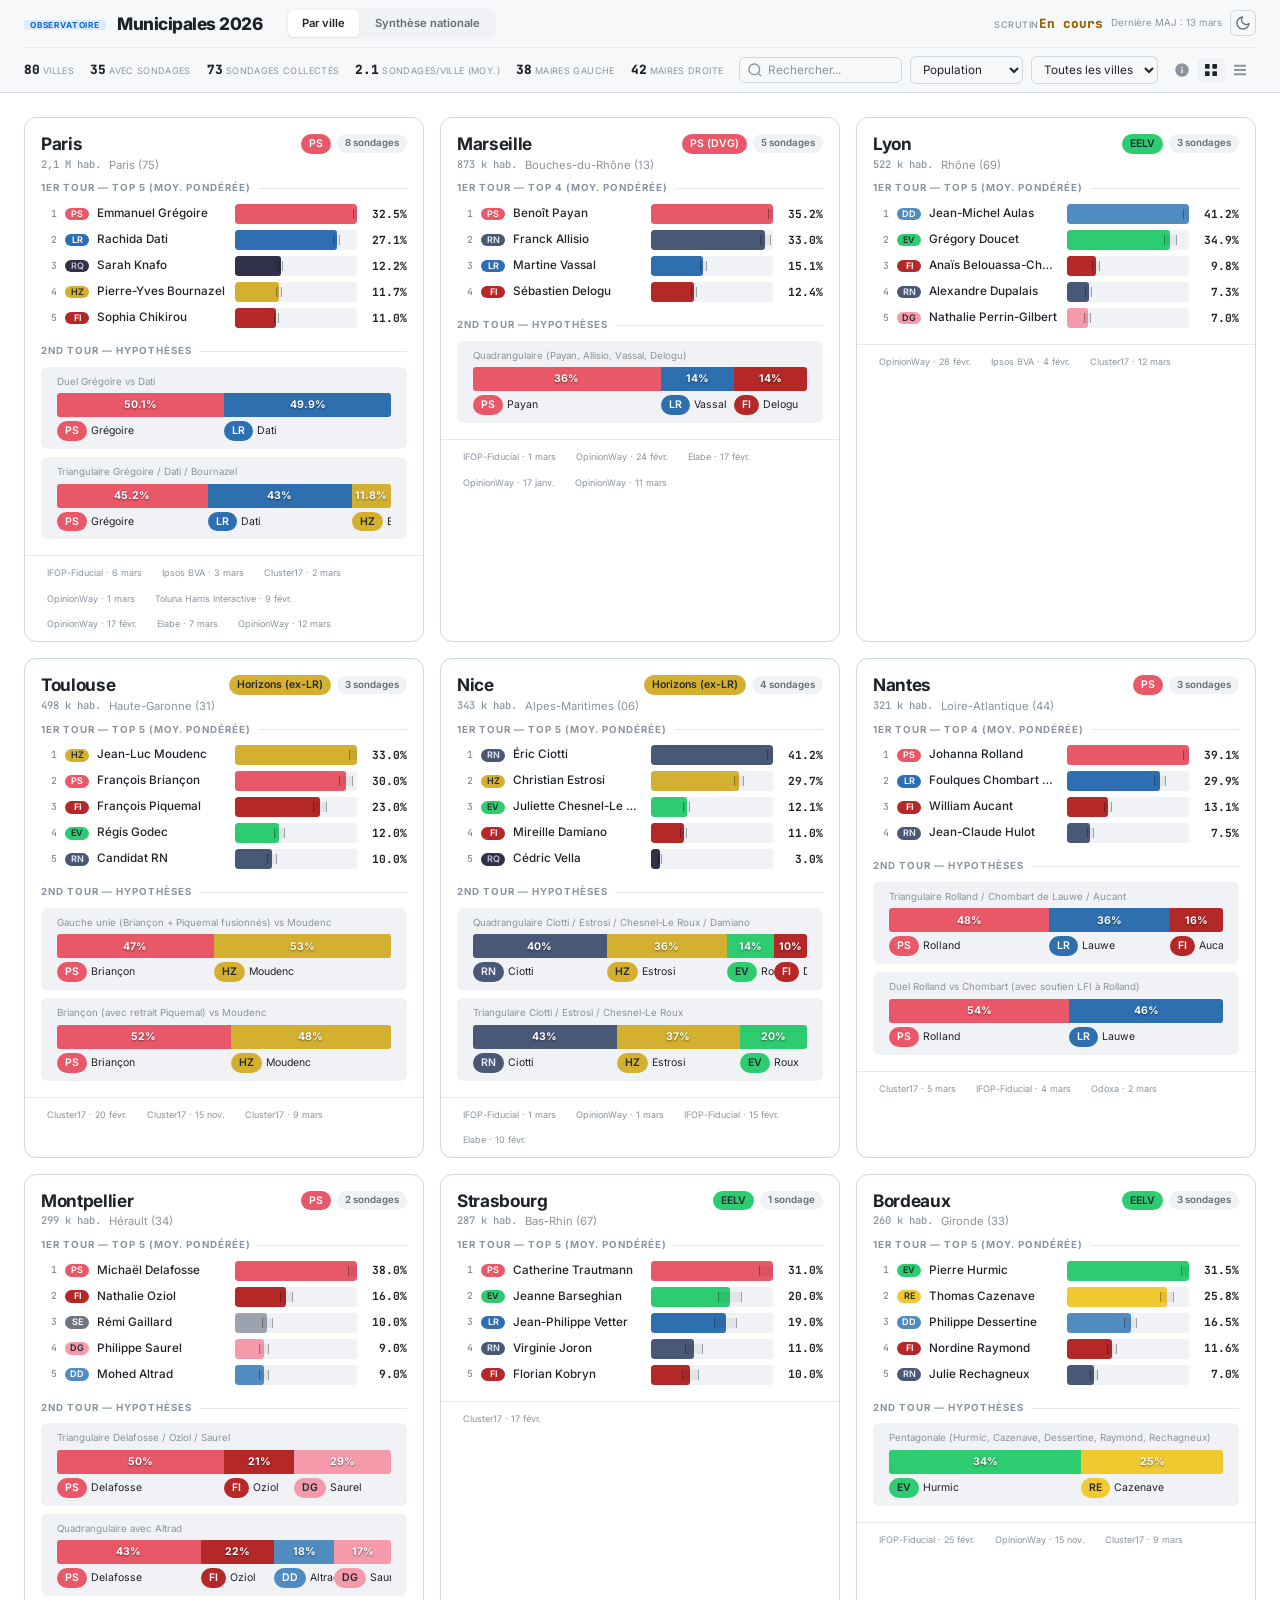
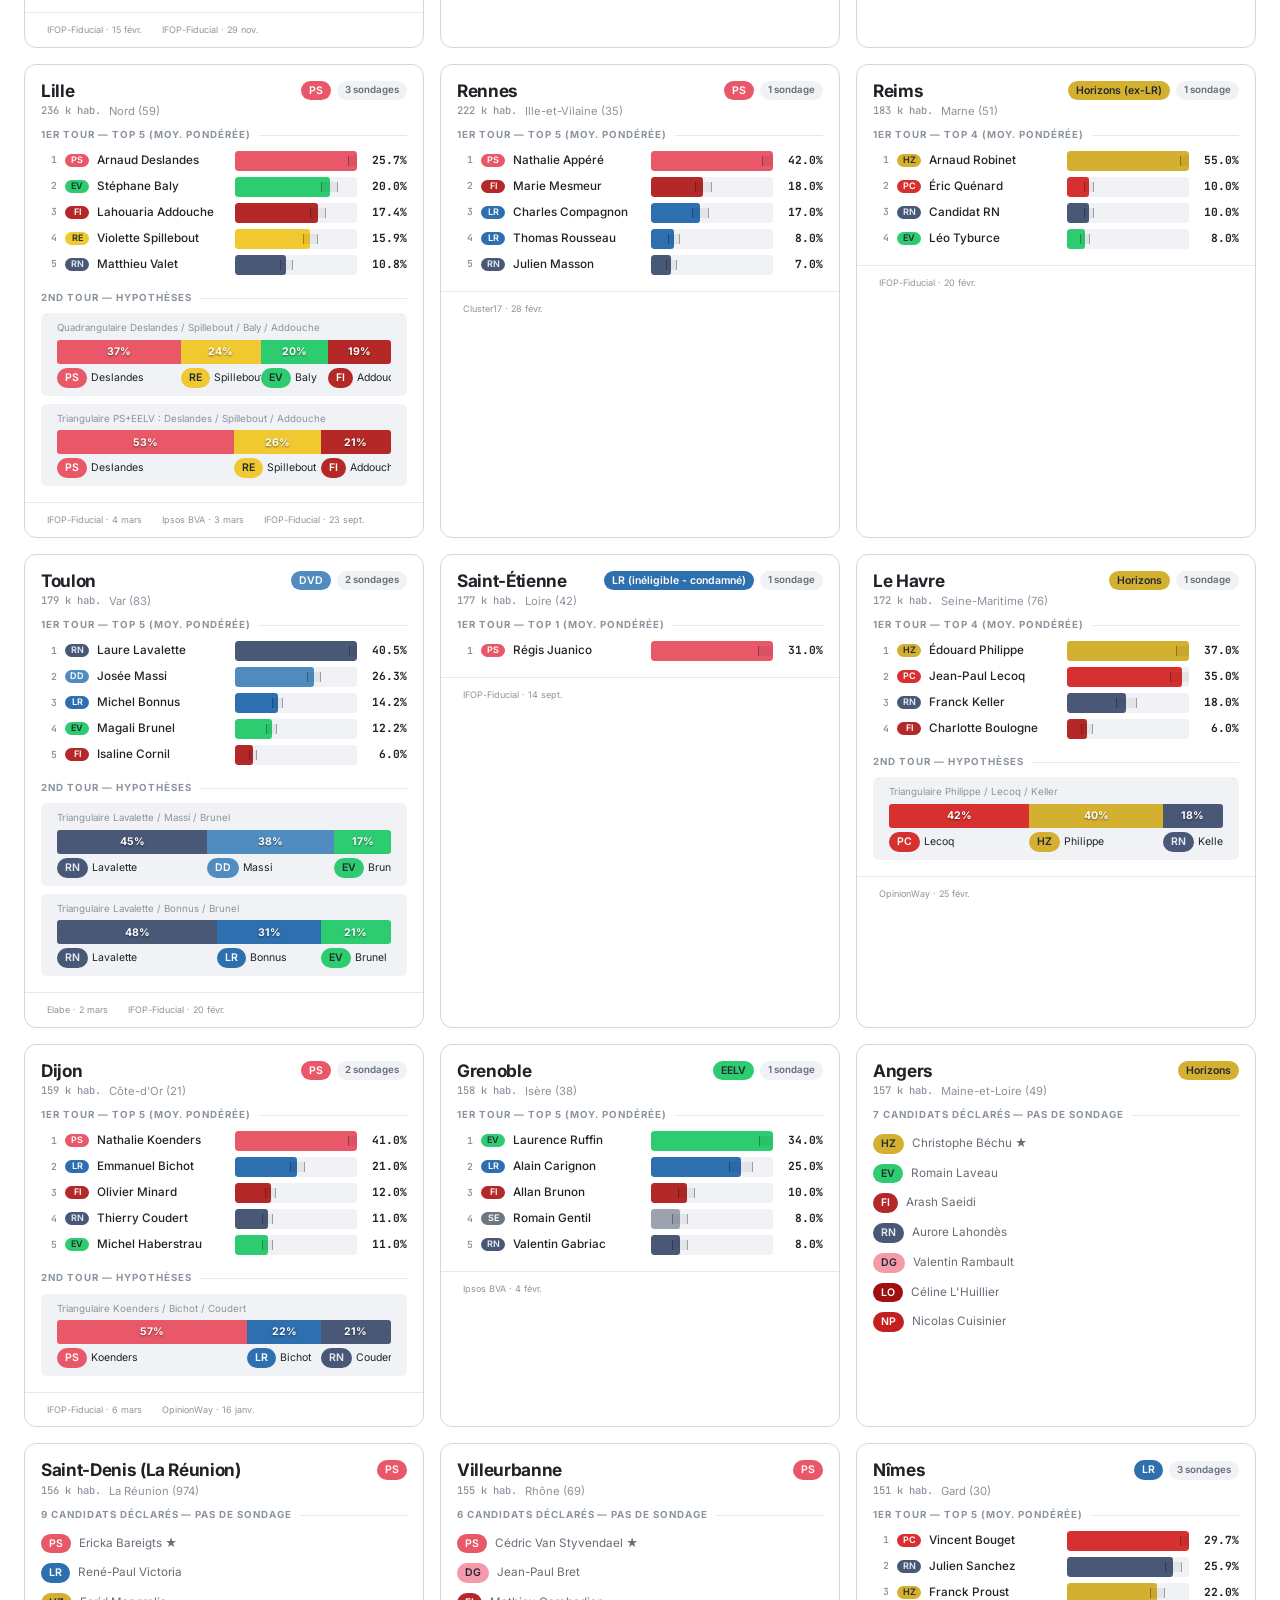
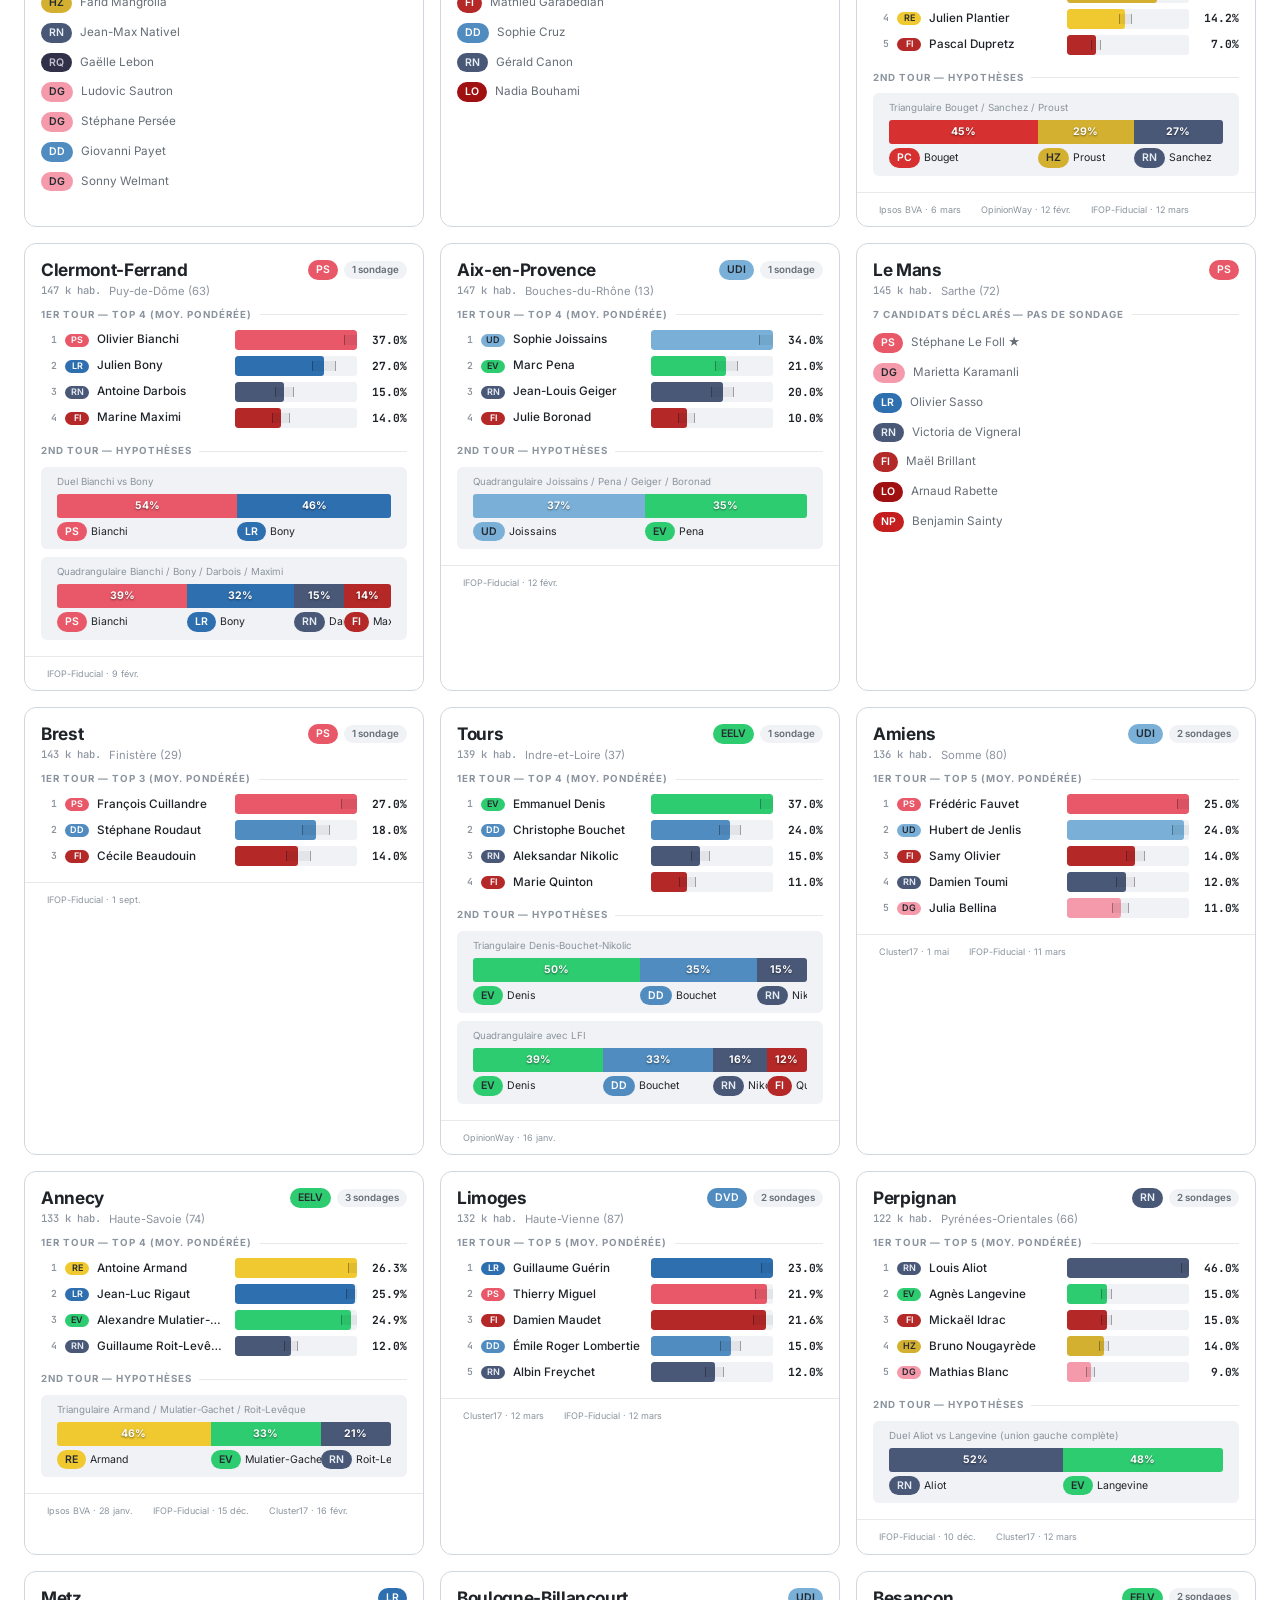
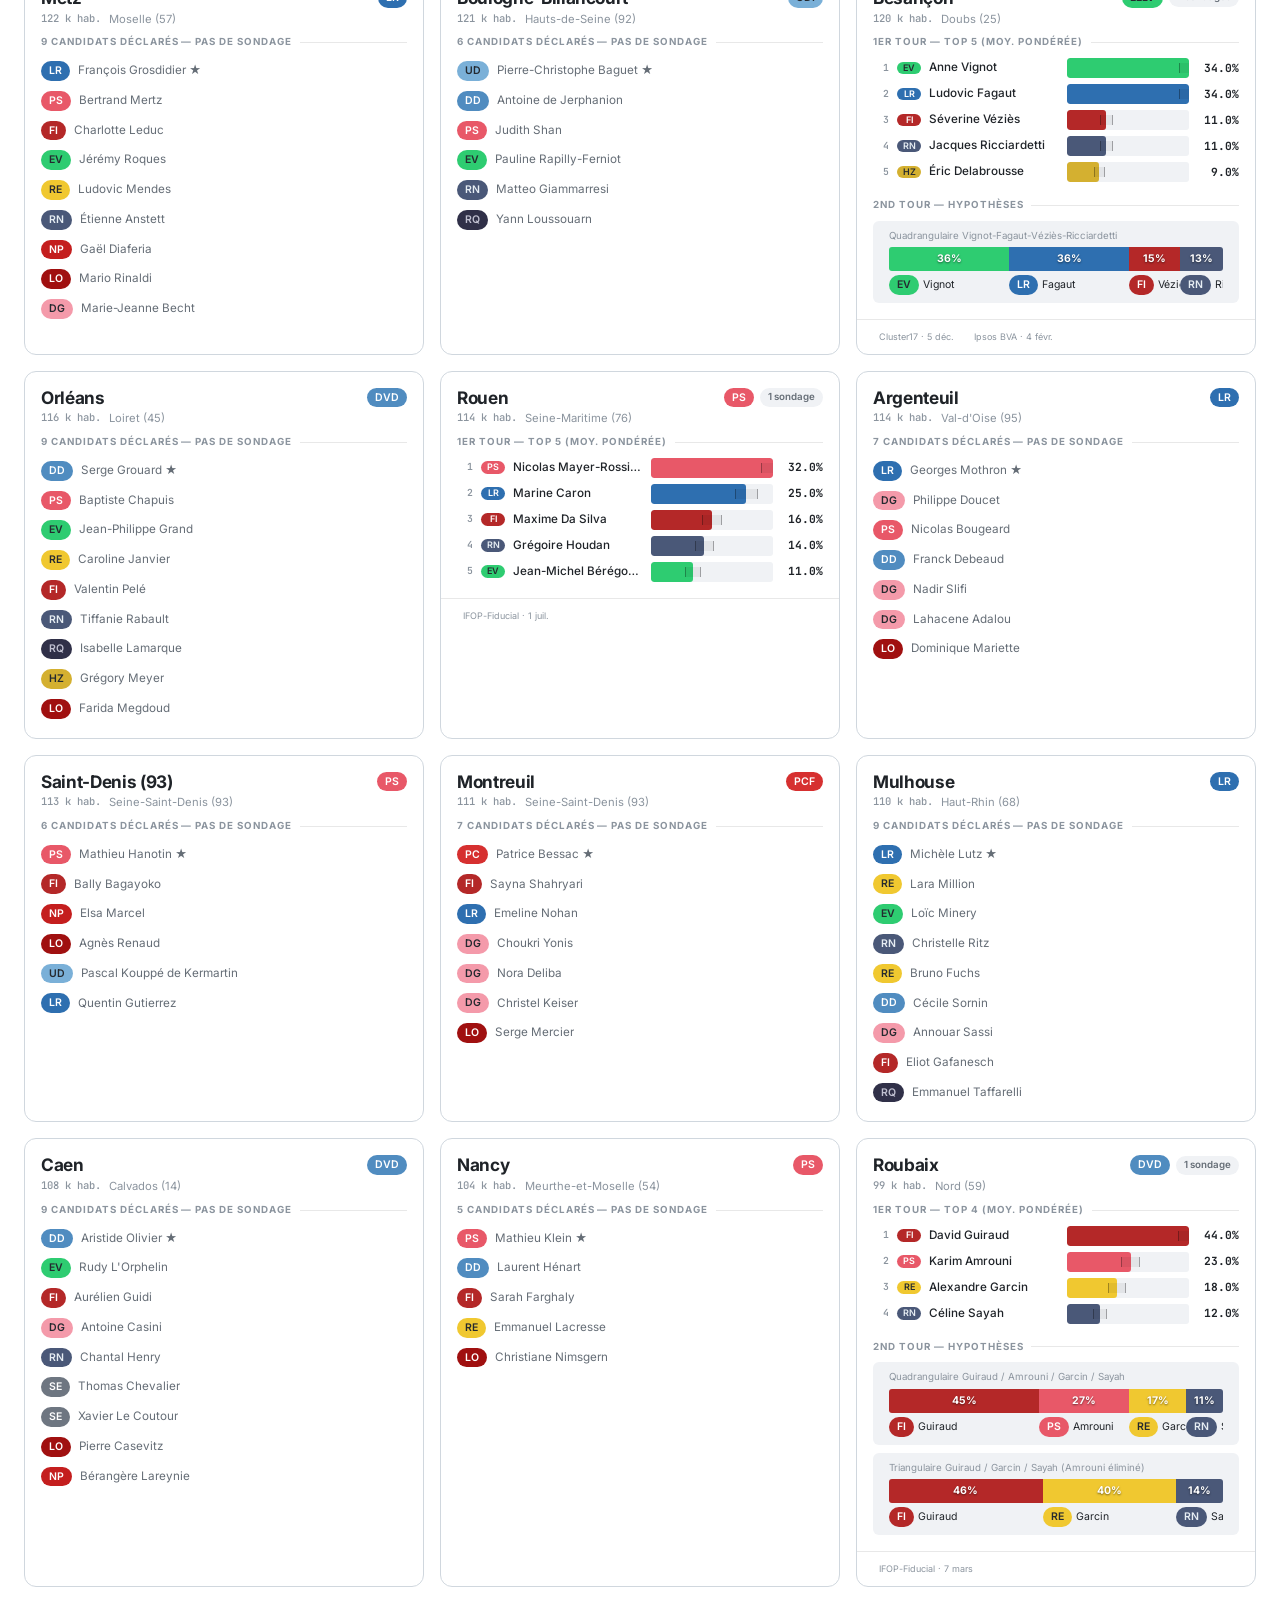
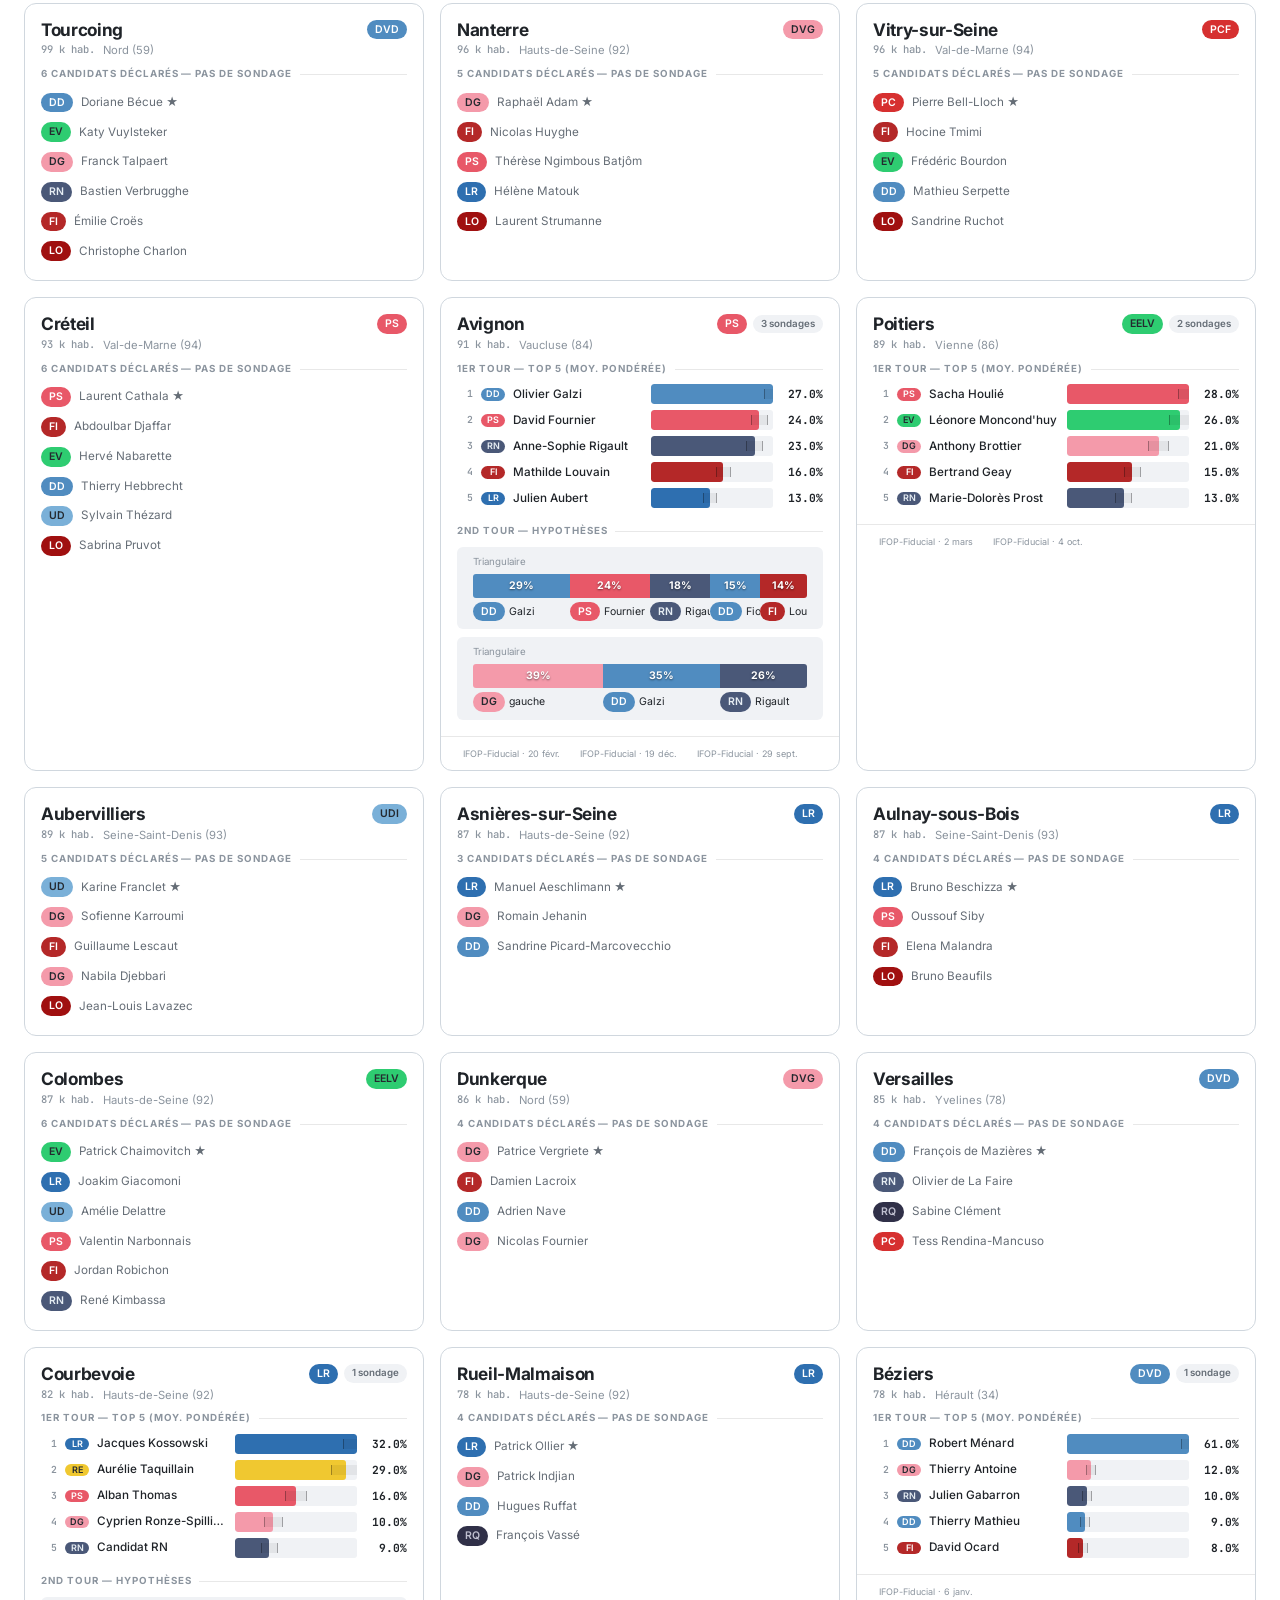
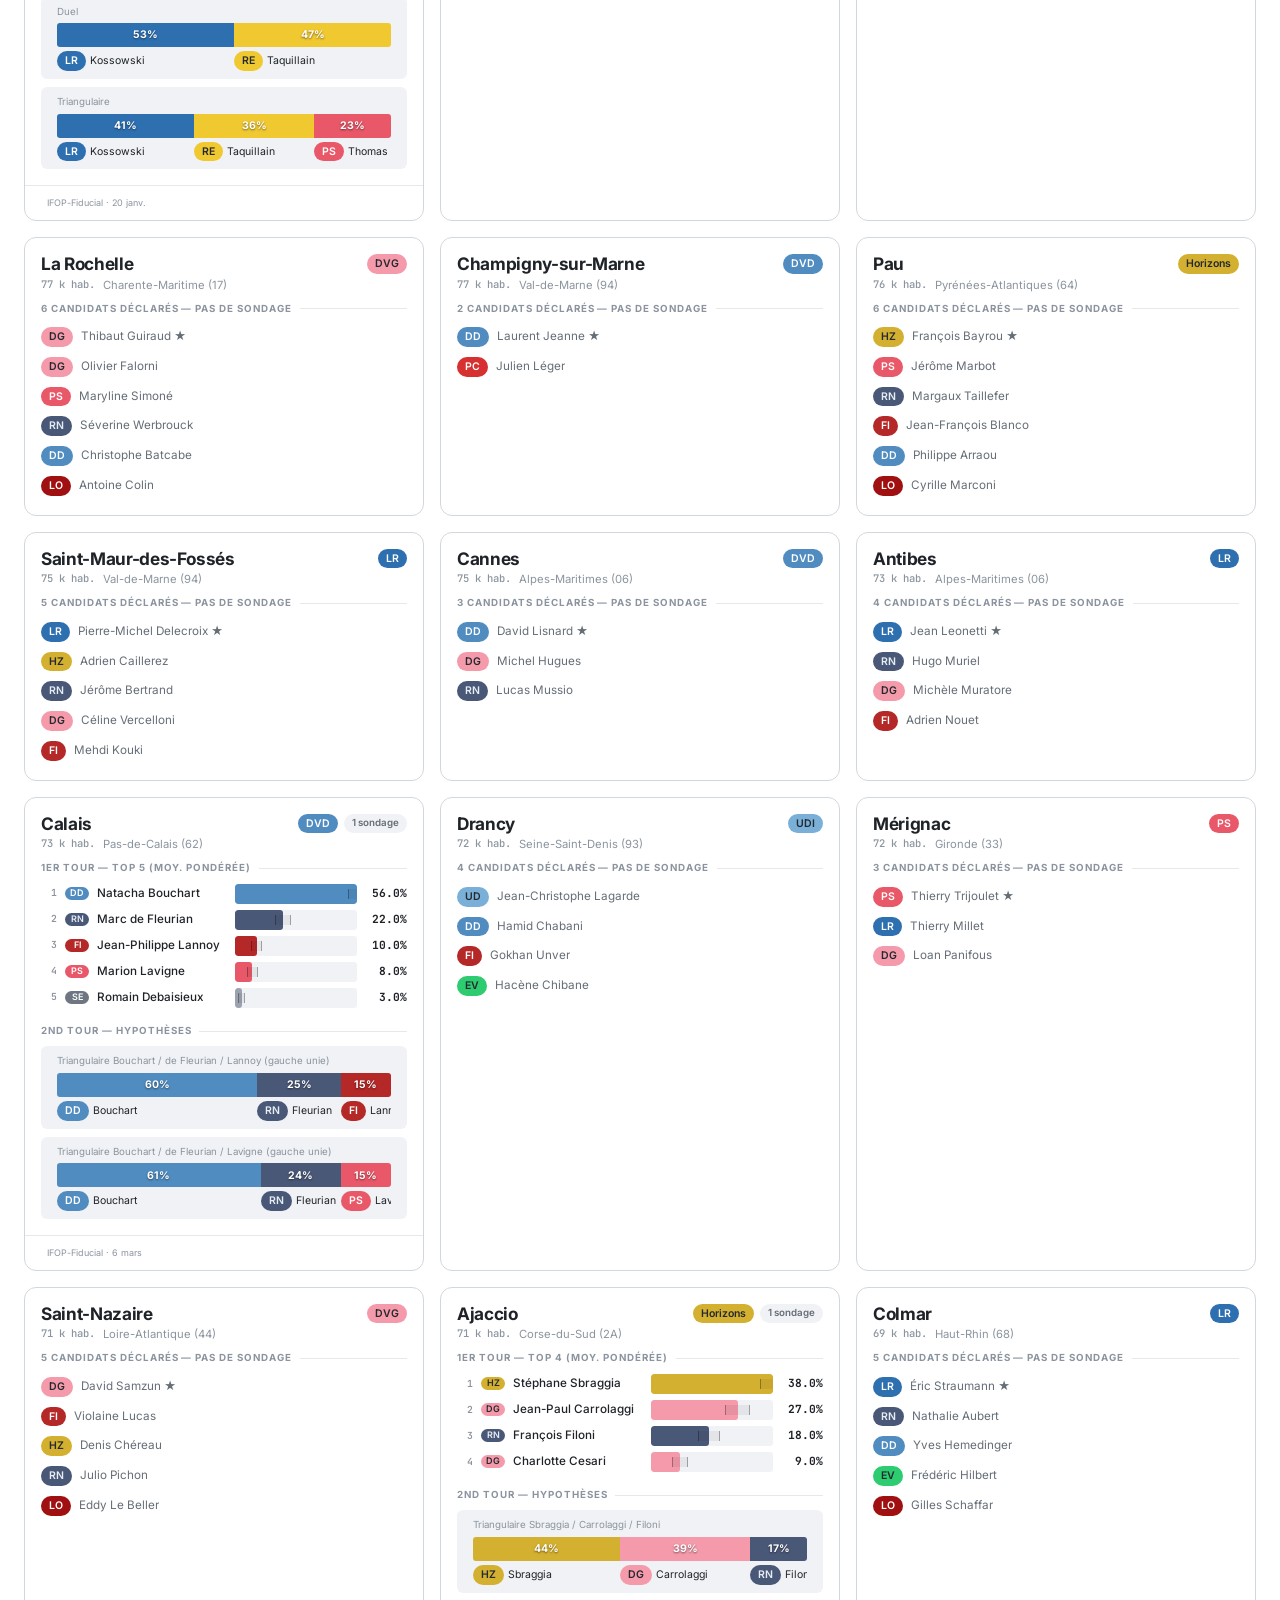
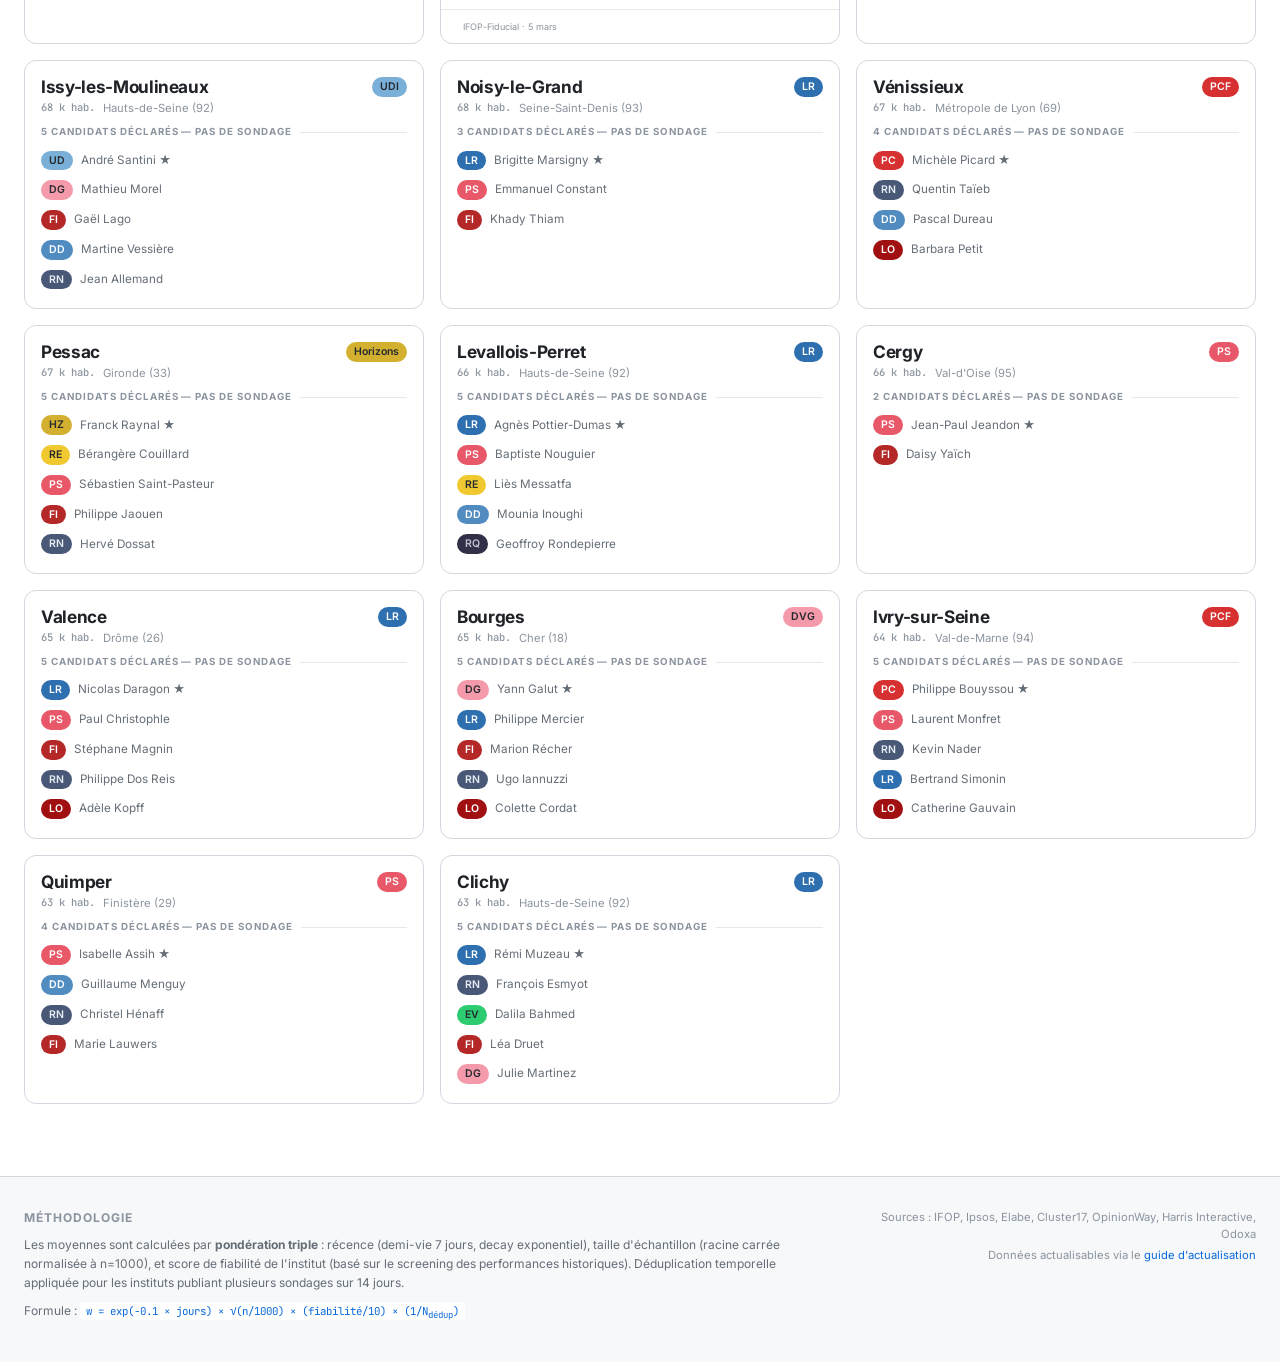
<file: index.html>
<!DOCTYPE html>
<html lang="fr">
<head>
  <meta charset="UTF-8">
  <meta name="viewport" content="width=device-width, initial-scale=1.0">
  <title>Municipales 2026 — Tableau de bord des tendances</title>
  <link rel="stylesheet" href="styles.css">
  <link rel="preconnect" href="https://fonts.googleapis.com">
  <link rel="preconnect" href="https://fonts.gstatic.com" crossorigin>
  <link href="https://fonts.googleapis.com/css2?family=Inter:wght@400;500;600;700;800&family=JetBrains+Mono:wght@400;500&display=swap" rel="stylesheet">
</head>
<body>
  <header class="site-header">
    <div class="header-content">
      <div class="header-top">
        <div class="header-brand">
          <h1><span class="header-tag">OBSERVATOIRE</span> Municipales 2026</h1>
        </div>
        <nav class="site-nav">
          <a href="index.html" class="nav-link active">Par ville</a>
          <a href="national.html" class="nav-link">Synthèse nationale</a>
        </nav>
        <div class="header-meta">
          <div class="countdown" id="countdown"></div>
          <div class="last-update" id="lastUpdate"></div>
          <button class="theme-toggle" id="themeToggle" title="Changer le thème" aria-label="Changer le thème">
            <svg class="theme-icon-sun" viewBox="0 0 24 24" width="16" height="16" fill="none" stroke="currentColor" stroke-width="2" stroke-linecap="round" stroke-linejoin="round">
              <circle cx="12" cy="12" r="5"/><line x1="12" y1="1" x2="12" y2="3"/><line x1="12" y1="21" x2="12" y2="23"/><line x1="4.22" y1="4.22" x2="5.64" y2="5.64"/><line x1="18.36" y1="18.36" x2="19.78" y2="19.78"/><line x1="1" y1="12" x2="3" y2="12"/><line x1="21" y1="12" x2="23" y2="12"/><line x1="4.22" y1="19.78" x2="5.64" y2="18.36"/><line x1="18.36" y1="5.64" x2="19.78" y2="4.22"/>
            </svg>
            <svg class="theme-icon-moon" viewBox="0 0 24 24" width="16" height="16" fill="none" stroke="currentColor" stroke-width="2" stroke-linecap="round" stroke-linejoin="round">
              <path d="M21 12.79A9 9 0 1 1 11.21 3 7 7 0 0 0 21 12.79z"/>
            </svg>
          </button>
        </div>
      </div>
      <div class="header-toolbar">
        <div class="header-stats" id="headerStats"></div>
        <div class="controls-inline">
          <div class="search-box">
            <svg class="search-icon" viewBox="0 0 24 24" width="16" height="16" fill="none" stroke="currentColor" stroke-width="2">
              <circle cx="11" cy="11" r="8"/><line x1="21" y1="21" x2="16.65" y2="16.65"/>
            </svg>
            <input type="text" id="searchInput" placeholder="Rechercher..." autocomplete="off">
          </div>
          <div class="filter-group">
            <select id="sortSelect">
              <option value="population">Population</option>
              <option value="name">Nom</option>
              <option value="polls">Nb sondages</option>
              <option value="competition">Compétitivité</option>
            </select>
          </div>
          <div class="filter-group">
            <select id="filterSelect">
              <option value="all">Toutes les villes</option>
              <option value="with-polls">Avec sondages</option>
              <option value="no-polls">Sans sondage</option>
              <option value="left">Maire gauche</option>
              <option value="right">Maire droite</option>
              <option value="green">Maire écolo</option>
            </select>
          </div>
          <div class="view-toggle">
            <button class="view-btn legend-btn" id="legendBtn" title="Légende des partis">
              <svg viewBox="0 0 24 24" width="16" height="16" fill="currentColor"><path d="M12 2C6.48 2 2 6.48 2 12s4.48 10 10 10 10-4.48 10-10S17.52 2 12 2zm1 15h-2v-6h2v6zm0-8h-2V7h2v2z"/></svg>
            </button>
            <button class="view-btn active" data-view="grid" title="Vue grille">
              <svg viewBox="0 0 24 24" width="16" height="16" fill="currentColor"><rect x="3" y="3" width="7" height="7" rx="1"/><rect x="14" y="3" width="7" height="7" rx="1"/><rect x="3" y="14" width="7" height="7" rx="1"/><rect x="14" y="14" width="7" height="7" rx="1"/></svg>
            </button>
            <button class="view-btn" data-view="list" title="Vue liste">
              <svg viewBox="0 0 24 24" width="16" height="16" fill="currentColor"><rect x="3" y="4" width="18" height="3" rx="1"/><rect x="3" y="10.5" width="18" height="3" rx="1"/><rect x="3" y="17" width="18" height="3" rx="1"/></svg>
            </button>
          </div>
        </div>
      </div>
    </div>
  </header>

  <main class="main-content">
    <div class="city-grid" id="cityGrid"></div>
  </main>

  <div class="modal-overlay" id="legendOverlay">
    <div class="modal legend-modal" id="legendModal">
      <button class="modal-close" id="legendClose">&times;</button>
      <div class="modal-content" id="legendContent"></div>
    </div>
  </div>

  <div class="modal-overlay" id="modalOverlay">
    <div class="modal" id="modal">
      <button class="modal-close" id="modalClose">&times;</button>
      <div class="modal-content" id="modalContent"></div>
    </div>
  </div>

  <footer class="site-footer">
    <div class="footer-content">
      <div class="methodology">
        <h3>Méthodologie</h3>
        <p>Les moyennes sont calculées par <strong>pondération triple</strong> : récence (demi-vie 7 jours, decay exponentiel), taille d'échantillon (racine carrée normalisée à n=1000), et score de fiabilité de l'institut (basé sur le screening des performances historiques). Déduplication temporelle appliquée pour les instituts publiant plusieurs sondages sur 14 jours.</p>
        <p>Formule : <code>w = exp(-0.1 × jours) × √(n/1000) × (fiabilité/10) × (1/N<sub>dédup</sub>)</code></p>
      </div>
      <div class="footer-meta">
        <p>Sources : IFOP, Ipsos, Elabe, Cluster17, OpinionWay, Harris Interactive, Odoxa</p>
        <p>Données actualisables via le <a href="GUIDE-ACTUALISATION-DONNEES.md">guide d'actualisation</a></p>
      </div>
    </div>
  </footer>

  <script src="tendances.js"></script>
  <script src="candidats-data.js"></script>
  <script src="lib.js"></script>
  <script src="app.js"></script>
</body>
</html>
</file>
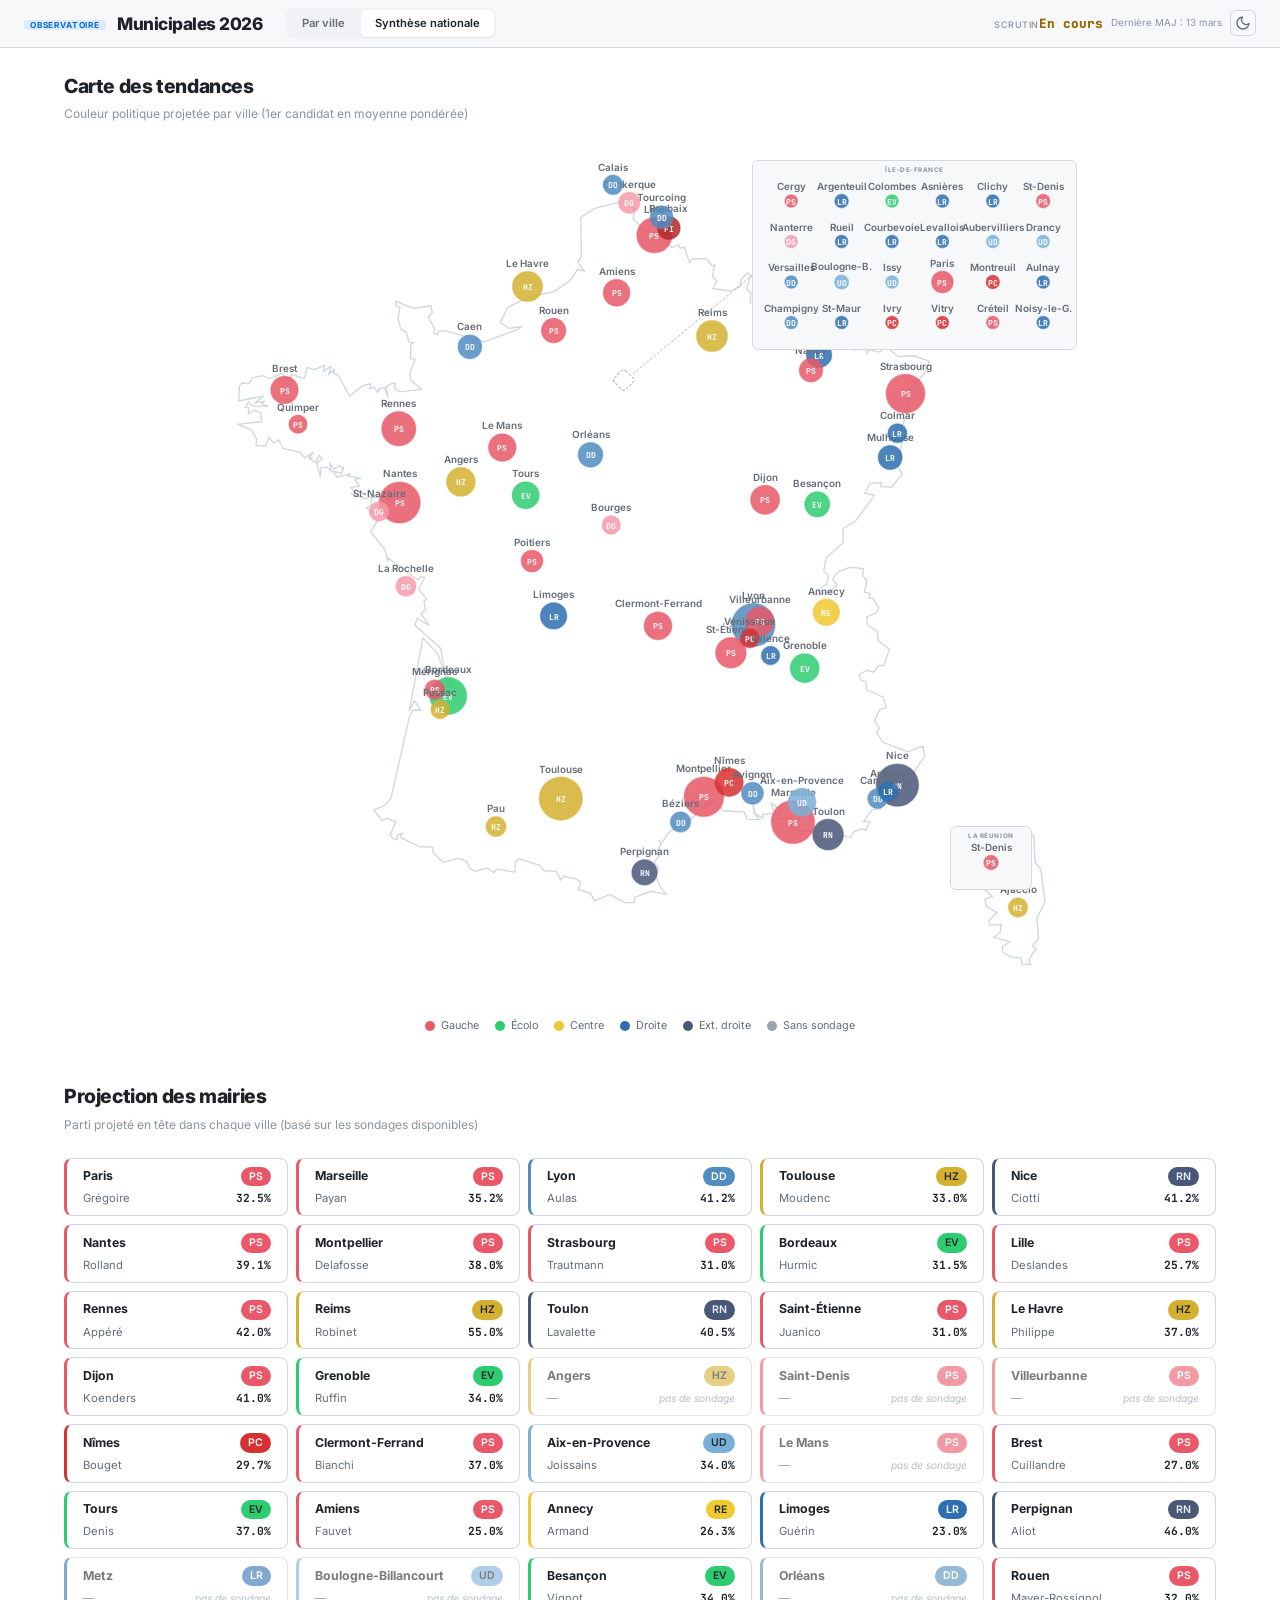
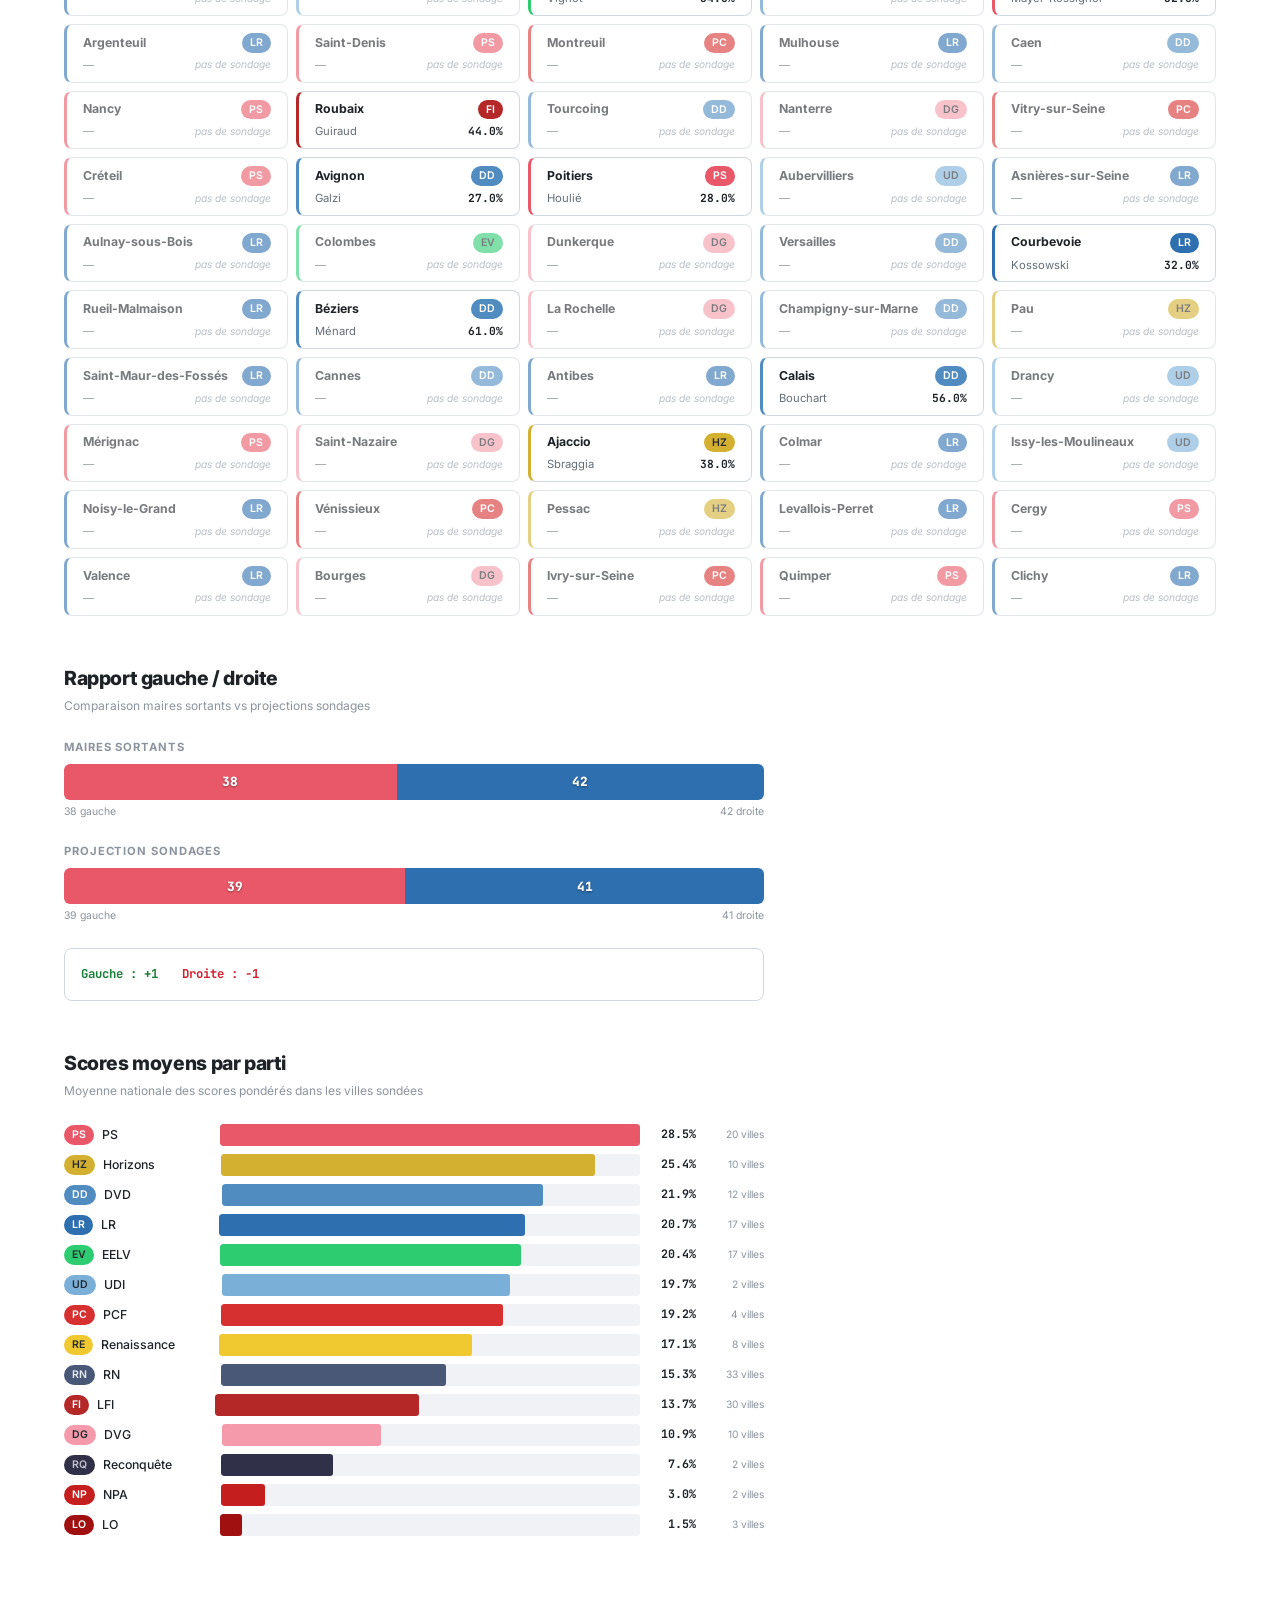
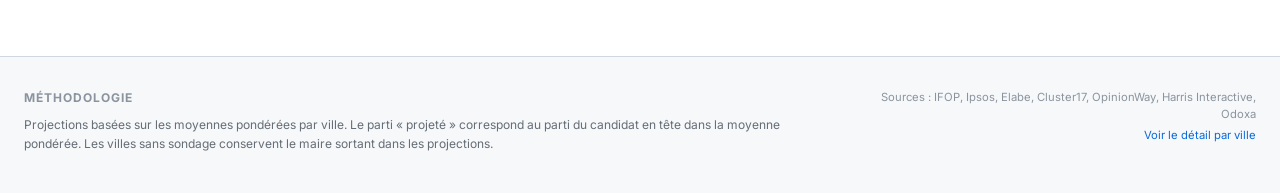
<file: national.html>
<!DOCTYPE html>
<html lang="fr">
<head>
  <meta charset="UTF-8">
  <meta name="viewport" content="width=device-width, initial-scale=1.0">
  <title>Municipales 2026 — Synthèse nationale</title>
  <link rel="stylesheet" href="styles.css">
  <link rel="preconnect" href="https://fonts.googleapis.com">
  <link rel="preconnect" href="https://fonts.gstatic.com" crossorigin>
  <link href="https://fonts.googleapis.com/css2?family=Inter:wght@400;500;600;700;800&family=JetBrains+Mono:wght@400;500&display=swap" rel="stylesheet">
</head>
<body>
  <header class="site-header">
    <div class="header-content">
      <div class="header-top">
        <div class="header-brand">
          <h1><span class="header-tag">OBSERVATOIRE</span> Municipales 2026</h1>
        </div>
        <nav class="site-nav">
          <a href="index.html" class="nav-link">Par ville</a>
          <a href="national.html" class="nav-link active">Synthèse nationale</a>
        </nav>
        <div class="header-meta">
          <div class="countdown" id="countdown"></div>
          <div class="last-update" id="lastUpdate"></div>
          <button class="theme-toggle" id="themeToggle" title="Changer le thème" aria-label="Changer le thème">
            <svg class="theme-icon-sun" viewBox="0 0 24 24" width="16" height="16" fill="none" stroke="currentColor" stroke-width="2" stroke-linecap="round" stroke-linejoin="round">
              <circle cx="12" cy="12" r="5"/><line x1="12" y1="1" x2="12" y2="3"/><line x1="12" y1="21" x2="12" y2="23"/><line x1="4.22" y1="4.22" x2="5.64" y2="5.64"/><line x1="18.36" y1="18.36" x2="19.78" y2="19.78"/><line x1="1" y1="12" x2="3" y2="12"/><line x1="21" y1="12" x2="23" y2="12"/><line x1="4.22" y1="19.78" x2="5.64" y2="18.36"/><line x1="18.36" y1="5.64" x2="19.78" y2="4.22"/>
            </svg>
            <svg class="theme-icon-moon" viewBox="0 0 24 24" width="16" height="16" fill="none" stroke="currentColor" stroke-width="2" stroke-linecap="round" stroke-linejoin="round">
              <path d="M21 12.79A9 9 0 1 1 11.21 3 7 7 0 0 0 21 12.79z"/>
            </svg>
          </button>
        </div>
      </div>
    </div>
  </header>

  <main class="main-content national-main">
    <!-- Section 1: Carte de France -->
    <section class="national-section">
      <h2 class="section-title">Carte des tendances</h2>
      <p class="section-subtitle">Couleur politique projetée par ville (1er candidat en moyenne pondérée)</p>
      <div class="map-container" id="mapContainer"></div>
    </section>

    <!-- Section 2: Projection mairies -->
    <section class="national-section">
      <h2 class="section-title">Projection des mairies</h2>
      <p class="section-subtitle">Parti projeté en tête dans chaque ville (basé sur les sondages disponibles)</p>
      <div class="projection-grid" id="projectionGrid"></div>
    </section>

    <!-- Section 3: Balance gauche / droite -->
    <section class="national-section">
      <h2 class="section-title">Rapport gauche / droite</h2>
      <p class="section-subtitle">Comparaison maires sortants vs projections sondages</p>
      <div class="balance-container" id="balanceContainer"></div>
    </section>

    <!-- Section 4: Scores moyens par parti -->
    <section class="national-section">
      <h2 class="section-title">Scores moyens par parti</h2>
      <p class="section-subtitle">Moyenne nationale des scores pondérés dans les villes sondées</p>
      <div class="party-scores-container" id="partyScoresContainer"></div>
    </section>
  </main>

  <footer class="site-footer">
    <div class="footer-content">
      <div class="methodology">
        <h3>Méthodologie</h3>
        <p>Projections basées sur les moyennes pondérées par ville. Le parti « projeté » correspond au parti du candidat en tête dans la moyenne pondérée. Les villes sans sondage conservent le maire sortant dans les projections.</p>
      </div>
      <div class="footer-meta">
        <p>Sources : IFOP, Ipsos, Elabe, Cluster17, OpinionWay, Harris Interactive, Odoxa</p>
        <p><a href="index.html">Voir le détail par ville</a></p>
      </div>
    </div>
  </footer>

  <script src="tendances.js"></script>
  <script src="candidats-data.js"></script>
  <script src="lib.js"></script>
  <script src="national.js"></script>
</body>
</html>
</file>
<file: styles.css>
/* ==========================================================================
   Municipales 2026 — Dashboard Styles
   Dark mode, data-journalism inspired (FiveThirtyEight / NYT)
   ========================================================================== */

:root {
  /* Colors — Dark theme */
  --bg-primary: #0d1117;
  --bg-secondary: #161b22;
  --bg-card: #1c2128;
  --bg-card-hover: #21262d;
  --bg-elevated: #2d333b;
  --bg-input: #21262d;

  --border-primary: #30363d;
  --border-subtle: #21262d;
  --border-accent: #388bfd33;

  --text-primary: #e6edf3;
  --text-secondary: #8b949e;
  --text-tertiary: #6e7681;
  --text-link: #58a6ff;
  --text-inverse: #0d1117;

  /* Political party colors — spectrum: dark red → red → pink → green → yellow → blue → dark */
  --party-lfi: #d04040;
  --party-pcf: #e05050;
  --party-ps: #f07080;
  --party-dvg: #f8a8b0;
  --party-eelv: #50d880;
  --party-renaissance: #f0d040;
  --party-horizons: #d8c040;
  --party-udi: #88c0e0;
  --party-dvd: #60a0d0;
  --party-lr: #4888c0;
  --party-rn: #7888a8;
  --party-reconquete: #6868a0;
  --party-other: #6e7681;

  /* Semantic */
  --accent: #58a6ff;
  --success: #3fb950;
  --warning: #d29922;
  --danger: #f85149;

  /* Spacing */
  --space-xs: 4px;
  --space-sm: 8px;
  --space-md: 16px;
  --space-lg: 24px;
  --space-xl: 32px;
  --space-2xl: 48px;

  /* Typography */
  --font-sans: 'Inter', -apple-system, BlinkMacSystemFont, 'Segoe UI', Roboto, sans-serif;
  --font-mono: 'JetBrains Mono', 'Fira Code', monospace;

  /* Borders */
  --radius-sm: 6px;
  --radius-md: 8px;
  --radius-lg: 12px;
  --radius-xl: 16px;

  /* Shadows */
  --shadow-sm: 0 1px 2px rgba(0,0,0,0.3);
  --shadow-md: 0 4px 12px rgba(0,0,0,0.4);
  --shadow-lg: 0 8px 24px rgba(0,0,0,0.5);
  --shadow-glow: 0 0 20px rgba(88,166,255,0.1);

  /* Theme-sensitive component values */
  --ci-whisker-border: rgba(255,255,255,0.4);
  --ci-whisker-bg: rgba(255,255,255,0.08);
  --modal-overlay-bg: rgba(0,0,0,0.7);
  --header-tag-bg: rgba(88,166,255,0.1);
  --focus-ring: rgba(88,166,255,0.15);
  --badge-dark-text: #1c2128;
}

/* ==========================================================================
   Light Theme
   ========================================================================== */

[data-theme="light"] {
  --bg-primary: #ffffff;
  --bg-secondary: #f6f8fa;
  --bg-card: #ffffff;
  --bg-card-hover: #f6f8fa;
  --bg-elevated: #f0f2f5;
  --bg-input: #f6f8fa;

  --border-primary: #d0d7de;
  --border-subtle: #e8e8e8;
  --border-accent: #388bfd33;

  --text-primary: #1f2328;
  --text-secondary: #656d76;
  --text-tertiary: #8b949e;
  --text-link: #0969da;
  --text-inverse: #ffffff;

  --accent: #0969da;
  --success: #1a7f37;
  --warning: #9a6700;
  --danger: #cf222e;

  --shadow-sm: 0 1px 2px rgba(0,0,0,0.06);
  --shadow-md: 0 4px 12px rgba(0,0,0,0.08);
  --shadow-lg: 0 8px 24px rgba(0,0,0,0.12);
  --shadow-glow: 0 0 20px rgba(9,105,218,0.08);

  --ci-whisker-border: rgba(0,0,0,0.3);
  --ci-whisker-bg: rgba(0,0,0,0.06);
  --modal-overlay-bg: rgba(0,0,0,0.4);
  --header-tag-bg: rgba(9,105,218,0.1);
  --focus-ring: rgba(9,105,218,0.15);
  --badge-dark-text: #24292f;
}

/* ==========================================================================
   Base
   ========================================================================== */

*, *::before, *::after {
  box-sizing: border-box;
  margin: 0;
  padding: 0;
}

html {
  font-size: 15px;
  scroll-behavior: smooth;
  -webkit-font-smoothing: antialiased;
  -moz-osx-font-smoothing: grayscale;
}

body {
  font-family: var(--font-sans);
  background: var(--bg-primary);
  color: var(--text-primary);
  line-height: 1.5;
  min-height: 100vh;
}

/* ==========================================================================
   Header
   ========================================================================== */

.site-header {
  background: var(--bg-secondary);
  border-bottom: 1px solid var(--border-primary);
  padding: var(--space-sm) 0;
  position: sticky;
  top: 0;
  z-index: 100;
  transition: transform 0.25s ease;
}

.site-header.header-hidden {
  transform: translateY(-100%);
}

.header-content {
  max-width: 1440px;
  margin: 0 auto;
  padding: 0 var(--space-lg);
}

.header-top {
  display: flex;
  align-items: center;
  gap: var(--space-lg);
}

.header-tag {
  display: inline-block;
  font-size: 0.55rem;
  font-weight: 700;
  letter-spacing: 0.1em;
  text-transform: uppercase;
  color: var(--accent);
  background: var(--header-tag-bg);
  padding: 1px 6px;
  border-radius: 3px;
  vertical-align: middle;
  margin-right: var(--space-sm);
}

.header-brand h1 {
  font-size: 1.15rem;
  font-weight: 800;
  letter-spacing: -0.03em;
  line-height: 1;
  white-space: nowrap;
}

.header-meta {
  display: flex;
  align-items: center;
  gap: var(--space-sm);
  flex-shrink: 0;
  margin-left: auto;
}

.theme-toggle {
  background: none;
  border: 1px solid var(--border-primary);
  border-radius: var(--radius-sm);
  color: var(--text-secondary);
  cursor: pointer;
  padding: 4px;
  display: flex;
  align-items: center;
  justify-content: center;
  transition: color 0.2s, border-color 0.2s, background 0.2s;
}

.theme-toggle:hover {
  color: var(--text-primary);
  border-color: var(--accent);
  background: var(--bg-elevated);
}

.theme-toggle .theme-icon-moon {
  display: none;
}

[data-theme="light"] .theme-toggle .theme-icon-sun {
  display: none;
}

[data-theme="light"] .theme-toggle .theme-icon-moon {
  display: block;
}

.countdown {
  font-size: 0.75rem;
  font-weight: 700;
  color: var(--warning);
  font-variant-numeric: tabular-nums;
  white-space: nowrap;
}

.countdown .countdown-label {
  font-size: 0.6rem;
  font-weight: 500;
  color: var(--text-tertiary);
  text-transform: uppercase;
  letter-spacing: 0.06em;
}

.countdown .countdown-value {
  font-size: 0.85rem;
  font-weight: 800;
  font-family: var(--font-mono);
}

.last-update {
  font-size: 0.65rem;
  color: var(--text-tertiary);
  white-space: nowrap;
}

/* Toolbar: stats + controls on one line */
.header-toolbar {
  display: flex;
  align-items: center;
  gap: var(--space-md);
  margin-top: var(--space-sm);
  padding-top: var(--space-sm);
  border-top: 1px solid var(--border-subtle);
}

.header-stats {
  display: flex;
  gap: var(--space-md);
  flex-wrap: nowrap;
  flex-shrink: 0;
}

.stat-item {
  display: flex;
  align-items: baseline;
  gap: 3px;
}

.stat-value {
  font-size: 0.85rem;
  font-weight: 800;
  font-family: var(--font-mono);
  color: var(--text-primary);
}

.stat-label {
  font-size: 0.6rem;
  color: var(--text-tertiary);
  text-transform: uppercase;
  letter-spacing: 0.04em;
}

/* Controls inline with stats */
.controls-inline {
  display: flex;
  gap: var(--space-sm);
  align-items: center;
  flex: 1;
  justify-content: flex-end;
}

.search-box {
  position: relative;
  min-width: 140px;
  max-width: 200px;
}

.search-icon {
  position: absolute;
  left: 8px;
  top: 50%;
  transform: translateY(-50%);
  color: var(--text-tertiary);
  pointer-events: none;
}

.search-box input {
  width: 100%;
  background: var(--bg-input);
  border: 1px solid var(--border-primary);
  border-radius: var(--radius-sm);
  padding: 5px 8px 5px 28px;
  font-family: var(--font-sans);
  font-size: 0.78rem;
  color: var(--text-primary);
  outline: none;
  transition: border-color 0.2s, box-shadow 0.2s;
}

.search-box input:focus {
  border-color: var(--accent);
  box-shadow: 0 0 0 3px var(--focus-ring);
}

.search-box input::placeholder {
  color: var(--text-tertiary);
}

.filter-group {
  display: flex;
  align-items: center;
  gap: var(--space-xs);
}

.filter-label {
  font-size: 0.65rem;
  color: var(--text-tertiary);
  text-transform: uppercase;
  letter-spacing: 0.04em;
  white-space: nowrap;
}

.filter-group select {
  background: var(--bg-input);
  border: 1px solid var(--border-primary);
  border-radius: var(--radius-sm);
  padding: 5px 8px;
  font-family: var(--font-sans);
  font-size: 0.78rem;
  color: var(--text-primary);
  outline: none;
  cursor: pointer;
  transition: border-color 0.2s;
}

.filter-group select:focus {
  border-color: var(--accent);
}

.view-toggle {
  display: flex;
  gap: 1px;
  background: var(--bg-input);
  border-radius: var(--radius-sm);
  padding: 2px;
}

.view-btn {
  background: none;
  border: none;
  padding: 4px 6px;
  border-radius: 4px;
  color: var(--text-tertiary);
  cursor: pointer;
  transition: all 0.2s;
  display: flex;
  align-items: center;
}

.view-btn:hover {
  color: var(--text-primary);
}

.view-btn.active {
  background: var(--bg-elevated);
  color: var(--text-primary);
}

/* ==========================================================================
   Main Content — Grid
   ========================================================================== */

.main-content {
  max-width: 1440px;
  margin: 0 auto;
  padding: var(--space-lg);
}

.city-grid {
  display: grid;
  grid-template-columns: repeat(auto-fill, minmax(380px, 1fr));
  gap: var(--space-md);
}

.city-grid.list-view {
  grid-template-columns: 1fr;
}

/* ==========================================================================
   City Card
   ========================================================================== */

.city-card {
  background: var(--bg-card);
  border: 1px solid var(--border-primary);
  border-radius: var(--radius-lg);
  overflow: hidden;
  transition: transform 0.2s, border-color 0.2s, box-shadow 0.2s;
  cursor: pointer;
}

.city-card:hover {
  transform: translateY(-2px);
  border-color: var(--border-accent);
  box-shadow: var(--shadow-glow);
}

.city-card.no-polls {
  opacity: 0.7;
}

.city-card.no-polls:hover {
  opacity: 1;
}

.card-header {
  padding: var(--space-md) var(--space-md) var(--space-sm);
  display: flex;
  justify-content: space-between;
  align-items: flex-start;
}

.card-city-info {
  flex: 1;
}

.card-city-name {
  font-size: 1.15rem;
  font-weight: 700;
  letter-spacing: -0.02em;
  line-height: 1.2;
}

.card-city-meta {
  font-size: 0.75rem;
  color: var(--text-tertiary);
  margin-top: 2px;
  display: flex;
  gap: var(--space-sm);
  flex-wrap: wrap;
}

.card-population {
  font-family: var(--font-mono);
  font-size: 0.7rem;
  font-weight: 500;
}

.card-mayor-badge {
  display: inline-flex;
  align-items: center;
  justify-content: center;
  gap: 4px;
  font-size: 0.7rem;
  font-weight: 600;
  padding: 2px 8px;
  border-radius: 20px;
  white-space: nowrap;
  flex-shrink: 0;
}

.candidate-row .card-mayor-badge,
.modal-candidate-row .card-mayor-badge {
  font-size: 0.6rem;
  padding: 1px 5px;
  min-width: 24px;
  line-height: 1.2;
  box-sizing: border-box;
}

.card-polls-count {
  font-size: 0.65rem;
  font-weight: 600;
  color: var(--text-secondary);
  background: var(--bg-elevated);
  padding: 2px 8px;
  border-radius: 20px;
  white-space: nowrap;
}

/* ==========================================================================
   Candidate Bars (Top 5 — 1er tour)
   ========================================================================== */

.card-body {
  padding: 0 var(--space-md) var(--space-md);
}

.round-section {
  margin-bottom: var(--space-md);
}

.round-section:last-child {
  margin-bottom: 0;
}

.round-label {
  font-size: 0.65rem;
  font-weight: 700;
  text-transform: uppercase;
  letter-spacing: 0.1em;
  color: var(--text-tertiary);
  margin-bottom: var(--space-sm);
  display: flex;
  align-items: center;
  gap: var(--space-sm);
}

.round-label::after {
  content: '';
  flex: 1;
  height: 1px;
  background: var(--border-subtle);
}

.candidate-row {
  display: flex;
  align-items: center;
  gap: var(--space-sm);
  margin-bottom: 6px;
  font-size: 0.8rem;
}

.candidate-row:last-child {
  margin-bottom: 0;
}

.candidate-rank {
  font-family: var(--font-mono);
  font-size: 0.65rem;
  font-weight: 600;
  color: var(--text-tertiary);
  width: 16px;
  text-align: right;
  flex-shrink: 0;
}

.candidate-name {
  width: 130px;
  flex-shrink: 0;
  white-space: nowrap;
  overflow: hidden;
  text-overflow: ellipsis;
  font-weight: 500;
  font-size: 0.78rem;
}

.candidate-bar-wrapper {
  flex: 1;
  height: 20px;
  background: var(--bg-elevated);
  border-radius: 3px;
  overflow: hidden;
  position: relative;
}

.candidate-bar {
  height: 100%;
  border-radius: 3px;
  transition: width 0.6s cubic-bezier(0.25, 0.46, 0.45, 0.94);
  min-width: 2px;
}

.candidate-score {
  font-family: var(--font-mono);
  font-size: 0.75rem;
  font-weight: 700;
  width: 42px;
  text-align: right;
  flex-shrink: 0;
}

.candidate-party-dot {
  width: 8px;
  height: 8px;
  border-radius: 50%;
  flex-shrink: 0;
}

/* Confidence interval whisker */
.candidate-bar-wrapper .ci-whisker {
  position: absolute;
  top: 50%;
  transform: translateY(-50%);
  height: 10px;
  border-left: 1.5px solid var(--ci-whisker-border);
  border-right: 1.5px solid var(--ci-whisker-border);
  background: var(--ci-whisker-bg);
}

/* ==========================================================================
   Second Round Section
   ========================================================================== */

.second-round-scenario {
  background: var(--bg-elevated);
  border-radius: var(--radius-sm);
  padding: var(--space-sm) var(--space-md);
  margin-bottom: var(--space-sm);
}

.second-round-scenario:last-child {
  margin-bottom: 0;
}

.scenario-label {
  font-size: 0.65rem;
  color: var(--text-tertiary);
  margin-bottom: 4px;
}

.duel-bar {
  display: flex;
  height: 24px;
  border-radius: 3px;
  overflow: hidden;
  margin-bottom: 4px;
}

.duel-segment {
  display: flex;
  align-items: center;
  justify-content: center;
  font-size: 0.7rem;
  font-weight: 700;
  color: white;
  transition: width 0.6s cubic-bezier(0.25, 0.46, 0.45, 0.94);
  min-width: 30px;
  text-shadow: 0 1px 2px rgba(0,0,0,0.5);
}

.duel-names {
  display: flex;
  font-size: 0.7rem;
}

.duel-names > span {
  display: flex;
  align-items: center;
  gap: 4px;
  min-width: 0;
  overflow: hidden;
  text-overflow: ellipsis;
  white-space: nowrap;
}

/* ==========================================================================
   No Polls State
   ========================================================================== */

.no-polls-message {
  padding: var(--space-md);
  text-align: center;
  color: var(--text-tertiary);
  font-size: 0.8rem;
}

.no-polls-message .context-info {
  margin-top: var(--space-sm);
  font-size: 0.75rem;
  color: var(--text-tertiary);
  text-align: left;
  line-height: 1.6;
}

/* Declared candidates (cities without polls) */
.declared-candidates-list {
  display: flex;
  flex-direction: column;
  gap: 4px;
}

.declared-candidate-row {
  display: flex;
  align-items: center;
  gap: 8px;
  padding: 3px 0;
}

.declared-candidate-name {
  font-size: 0.78rem;
  color: var(--text-secondary);
  white-space: nowrap;
  overflow: hidden;
  text-overflow: ellipsis;
}

/* Modal declared candidates */
.modal-declared-candidate {
  display: flex;
  align-items: center;
  gap: 10px;
  padding: 6px 0;
  border-bottom: 1px solid var(--border-subtle);
}

.modal-declared-candidate:last-child {
  border-bottom: none;
}

.declared-candidate-party {
  font-size: 0.75rem;
  color: var(--text-tertiary);
  flex-shrink: 0;
}

.declared-candidate-list {
  font-size: 0.72rem;
  color: var(--text-tertiary);
  font-style: italic;
  margin-left: auto;
  text-align: right;
  white-space: nowrap;
  overflow: hidden;
  text-overflow: ellipsis;
  max-width: 250px;
}

/* ==========================================================================
   Card Footer — Poll metadata
   ========================================================================== */

.card-footer {
  padding: var(--space-sm) var(--space-md);
  border-top: 1px solid var(--border-subtle);
  display: flex;
  gap: var(--space-sm);
  flex-wrap: wrap;
}

.poll-source-tag {
  font-size: 0.6rem;
  color: var(--text-tertiary);
  background: var(--bg-primary);
  padding: 2px 6px;
  border-radius: 3px;
  white-space: nowrap;
}

/* ==========================================================================
   Modal
   ========================================================================== */

.modal-overlay {
  display: none;
  position: fixed;
  top: 0;
  left: 0;
  right: 0;
  bottom: 0;
  background: var(--modal-overlay-bg);
  z-index: 1000;
  backdrop-filter: blur(4px);
  overflow-y: auto;
  padding: var(--space-xl);
}

.modal-overlay.active {
  display: flex;
  justify-content: center;
  align-items: flex-start;
}

.modal {
  background: var(--bg-card);
  border: 1px solid var(--border-primary);
  border-radius: var(--radius-xl);
  width: 100%;
  max-width: 800px;
  max-height: 90vh;
  overflow-y: auto;
  position: relative;
  box-shadow: var(--shadow-lg);
  margin-top: var(--space-xl);
}

.modal-close {
  position: sticky;
  top: var(--space-md);
  float: right;
  margin-right: var(--space-md);
  background: var(--bg-elevated);
  border: 1px solid var(--border-primary);
  color: var(--text-secondary);
  font-size: 1.4rem;
  width: 36px;
  height: 36px;
  border-radius: 50%;
  cursor: pointer;
  display: flex;
  align-items: center;
  justify-content: center;
  z-index: 10;
  transition: all 0.2s;
}

.modal-close:hover {
  background: var(--danger);
  color: white;
  border-color: var(--danger);
}

/* Legend modal */
.legend-modal {
  max-width: 480px;
}

.legend-header h3 {
  font-size: 1.1rem;
  font-weight: 700;
  margin-bottom: var(--space-md);
  color: var(--text-primary);
}

.legend-grid {
  display: flex;
  flex-direction: column;
  gap: 6px;
}

.legend-row {
  display: flex;
  align-items: center;
  gap: 10px;
  padding: 6px 8px;
  border-radius: var(--radius-sm);
  transition: background 0.15s;
}

.legend-row:hover {
  background: var(--bg-elevated);
}

.legend-color {
  width: 14px;
  height: 14px;
  border-radius: 3px;
  flex-shrink: 0;
}

.legend-party-name {
  font-size: 0.85rem;
  color: var(--text-primary);
  flex: 1;
}

.legend-group-header {
  font-size: 0.7rem;
  font-weight: 700;
  text-transform: uppercase;
  letter-spacing: 0.08em;
  color: var(--text-tertiary);
  padding: 10px 8px 2px;
  border-top: 1px solid var(--border-subtle);
  margin-top: 4px;
}

.legend-group-header:first-child {
  border-top: none;
  margin-top: 0;
  padding-top: 0;
}

.legend-subtitle {
  font-size: 0.78rem;
  color: var(--text-secondary);
  margin-top: -8px;
  margin-bottom: var(--space-sm);
}

.modal-content {
  padding: var(--space-xl);
}

.modal-city-header {
  margin-bottom: var(--space-xl);
}

.modal-city-header h2 {
  font-size: 1.6rem;
  font-weight: 800;
  margin-bottom: var(--space-xs);
}

.modal-city-header .meta-row {
  display: flex;
  gap: var(--space-md);
  flex-wrap: wrap;
  color: var(--text-secondary);
  font-size: 0.85rem;
}

.modal-section {
  margin-bottom: var(--space-xl);
}

.modal-section h3 {
  font-size: 0.85rem;
  font-weight: 700;
  text-transform: uppercase;
  letter-spacing: 0.08em;
  color: var(--text-tertiary);
  margin-bottom: var(--space-md);
  padding-bottom: var(--space-sm);
  border-bottom: 1px solid var(--border-subtle);
}

.modal-poll-detail {
  background: var(--bg-elevated);
  border-radius: var(--radius-md);
  padding: var(--space-md);
  margin-bottom: var(--space-md);
}

.modal-poll-detail:last-child {
  margin-bottom: 0;
}

.poll-detail-header {
  display: flex;
  justify-content: space-between;
  align-items: center;
  margin-bottom: var(--space-md);
  flex-wrap: wrap;
  gap: var(--space-sm);
}

.poll-detail-institute {
  font-weight: 700;
  font-size: 0.9rem;
}

.poll-detail-meta {
  font-size: 0.75rem;
  color: var(--text-tertiary);
  display: flex;
  gap: var(--space-md);
}

.modal-candidate-row {
  display: flex;
  align-items: center;
  gap: var(--space-md);
  margin-bottom: 8px;
  font-size: 0.85rem;
}

.modal-candidate-row .candidate-name {
  width: 200px;
  font-size: 0.85rem;
}

.modal-candidate-row .candidate-bar-wrapper {
  height: 26px;
}

.modal-candidate-row .candidate-score {
  font-size: 0.85rem;
  width: 50px;
}

/* Vote transfer matrix */
.transfer-matrix {
  overflow-x: auto;
}

.transfer-matrix table {
  width: 100%;
  border-collapse: collapse;
  font-size: 0.75rem;
}

.transfer-matrix th,
.transfer-matrix td {
  padding: 6px 10px;
  border: 1px solid var(--border-subtle);
  text-align: center;
}

.transfer-matrix th {
  background: var(--bg-primary);
  font-weight: 600;
  color: var(--text-secondary);
}

.transfer-matrix td {
  font-family: var(--font-mono);
}

/* ==========================================================================
   Footer
   ========================================================================== */

.site-footer {
  background: var(--bg-secondary);
  border-top: 1px solid var(--border-primary);
  padding: var(--space-xl) 0;
  margin-top: var(--space-2xl);
}

.footer-content {
  max-width: 1440px;
  margin: 0 auto;
  padding: 0 var(--space-lg);
  display: grid;
  grid-template-columns: 2fr 1fr;
  gap: var(--space-xl);
}

.methodology h3 {
  font-size: 0.8rem;
  font-weight: 700;
  text-transform: uppercase;
  letter-spacing: 0.08em;
  color: var(--text-tertiary);
  margin-bottom: var(--space-sm);
}

.methodology p {
  font-size: 0.8rem;
  color: var(--text-secondary);
  line-height: 1.6;
  margin-bottom: var(--space-sm);
}

.methodology code {
  font-family: var(--font-mono);
  font-size: 0.72rem;
  background: var(--bg-primary);
  padding: 2px 6px;
  border-radius: 3px;
  color: var(--accent);
}

.footer-meta {
  text-align: right;
}

.footer-meta p {
  font-size: 0.75rem;
  color: var(--text-tertiary);
  margin-bottom: var(--space-xs);
}

.footer-meta a {
  color: var(--accent);
  text-decoration: none;
}

.footer-meta a:hover {
  text-decoration: underline;
}

/* ==========================================================================
   Utility — Party color helpers (applied via JS)
   ========================================================================== */

.party-ps { color: var(--party-ps); }
.party-lr { color: var(--party-lr); }
.party-rn { color: var(--party-rn); }
.party-lfi { color: var(--party-lfi); }
.party-eelv { color: var(--party-eelv); }
.party-renaissance { color: var(--party-renaissance); }
.party-horizons { color: var(--party-horizons); }
.party-pcf { color: var(--party-pcf); }
.party-reconquete { color: var(--party-reconquete); }
.party-dvg { color: var(--party-dvg); }
.party-dvd { color: var(--party-dvd); }

.bg-ps { background: var(--party-ps); }
.bg-lr { background: var(--party-lr); }
.bg-rn { background: var(--party-rn); }
.bg-lfi { background: var(--party-lfi); }
.bg-eelv { background: var(--party-eelv); }
.bg-renaissance { background: var(--party-renaissance); }
.bg-horizons { background: var(--party-horizons); }
.bg-pcf { background: var(--party-pcf); }
.bg-reconquete { background: var(--party-reconquete); }
.bg-dvg { background: var(--party-dvg); }
.bg-dvd { background: var(--party-dvd); }
.bg-other { background: var(--party-other); }

/* Badge variants — solid background matching bar colors */
.badge-lo { background: #a01010; color: #fff; }
.badge-npa { background: #c41e1e; color: #fff; }
.badge-lfi { background: #b42828; color: #fff; }
.badge-pcf { background: #d63030; color: #fff; }
.badge-ps { background: #e85868; color: #fff; }
.badge-dvg { background: #f49aaa; color: var(--badge-dark-text); }
.badge-eelv { background: #2ecc71; color: var(--badge-dark-text); }
.badge-renaissance { background: #f0c830; color: var(--badge-dark-text); }
.badge-horizons { background: #d4b030; color: var(--badge-dark-text); }
.badge-udi { background: #7ab0d8; color: var(--badge-dark-text); }
.badge-dvd { background: #508cc0; color: #fff; }
.badge-lr { background: #2e6fb0; color: #fff; }
.badge-rn { background: #4a5878; color: #e6edf3; }
.badge-reconquete { background: #303048; color: #c0c0d0; }
.badge-other { background: #6e7681; color: #fff; }

/* ==========================================================================
   Site Navigation
   ========================================================================== */

.site-nav {
  display: flex;
  gap: 2px;
  background: var(--bg-elevated);
  border-radius: var(--radius-md);
  padding: 2px;
}

.nav-link {
  font-size: 0.75rem;
  font-weight: 600;
  color: var(--text-secondary);
  text-decoration: none;
  padding: 5px 14px;
  border-radius: calc(var(--radius-md) - 2px);
  transition: all 0.2s;
}

.nav-link:hover {
  color: var(--text-primary);
}

.nav-link.active {
  color: var(--text-primary);
  background: var(--bg-card);
  box-shadow: var(--shadow-sm);
}

/* ==========================================================================
   National Dashboard
   ========================================================================== */

.national-main {
  max-width: 1200px;
}

.national-section {
  margin-bottom: var(--space-2xl);
}

.section-title {
  font-size: 1.3rem;
  font-weight: 800;
  letter-spacing: -0.02em;
  margin-bottom: var(--space-xs);
}

.section-subtitle {
  font-size: 0.8rem;
  color: var(--text-tertiary);
  margin-bottom: var(--space-lg);
}

/* --- Map --- */

.map-container {
  display: flex;
  flex-direction: column;
  align-items: center;
  gap: var(--space-md);
}

.france-map {
  width: 100%;
  max-width: 900px;
  height: auto;
}

.france-outline {
  fill: var(--bg-card);
  stroke: var(--border-primary);
  stroke-width: 1.5;
}

.map-city-label {
  font-family: var(--font-sans);
  font-size: 11px;
  font-weight: 600;
  fill: var(--text-secondary);
  pointer-events: none;
}

.map-city-badge {
  font-family: var(--font-mono);
  font-size: 9px;
  font-weight: 700;
  fill: #fff;
  pointer-events: none;
}

.map-city-group:hover circle {
  fill-opacity: 1;
  stroke-opacity: 1;
}

.map-city-group:hover .map-city-label {
  fill: var(--text-primary);
  font-weight: 700;
}

.map-inset-box {
  fill: var(--bg-secondary);
  stroke: var(--border-primary);
  stroke-width: 1;
}

.map-inset-title {
  font-family: var(--font-sans);
  font-size: 7px;
  font-weight: 700;
  fill: var(--text-tertiary);
  text-transform: uppercase;
  letter-spacing: 0.08em;
}

.map-legend {
  display: flex;
  gap: var(--space-md);
  flex-wrap: wrap;
  justify-content: center;
}

.map-legend-item {
  display: flex;
  align-items: center;
  gap: 6px;
  font-size: 0.72rem;
  color: var(--text-secondary);
}

.map-legend-dot {
  width: 10px;
  height: 10px;
  border-radius: 50%;
  flex-shrink: 0;
}

/* --- Projection Grid --- */

.projection-grid {
  display: grid;
  grid-template-columns: repeat(auto-fill, minmax(220px, 1fr));
  gap: var(--space-sm);
}

.projection-card {
  background: var(--bg-card);
  border: 1px solid var(--border-primary);
  border-radius: var(--radius-md);
  padding: var(--space-sm) var(--space-md);
  transition: transform 0.15s, border-color 0.15s;
}

.projection-card:hover {
  transform: translateY(-1px);
  border-color: var(--border-accent);
}

.projection-card.projection-no-poll {
  opacity: 0.6;
}

.projection-card-header {
  display: flex;
  justify-content: space-between;
  align-items: center;
  margin-bottom: 4px;
}

.projection-city {
  font-size: 0.82rem;
  font-weight: 700;
  white-space: nowrap;
  overflow: hidden;
  text-overflow: ellipsis;
}

.projection-card-body {
  display: flex;
  justify-content: space-between;
  align-items: center;
}

.projection-leader {
  font-size: 0.75rem;
  color: var(--text-secondary);
  white-space: nowrap;
  overflow: hidden;
  text-overflow: ellipsis;
}

.projection-score {
  font-family: var(--font-mono);
  font-size: 0.75rem;
  font-weight: 700;
  flex-shrink: 0;
}

.projection-score.no-data {
  font-family: var(--font-sans);
  font-weight: 400;
  font-size: 0.68rem;
  color: var(--text-tertiary);
  font-style: italic;
}

/* --- Balance gauche / droite --- */

.balance-container {
  max-width: 700px;
}

.balance-row {
  margin-bottom: var(--space-lg);
}

.balance-label {
  font-size: 0.75rem;
  font-weight: 700;
  text-transform: uppercase;
  letter-spacing: 0.08em;
  color: var(--text-tertiary);
  margin-bottom: var(--space-sm);
}

.balance-bar {
  display: flex;
  height: 36px;
  border-radius: var(--radius-sm);
  overflow: hidden;
  margin-bottom: 4px;
}

.balance-segment {
  display: flex;
  align-items: center;
  justify-content: center;
  font-size: 0.85rem;
  font-weight: 800;
  font-family: var(--font-mono);
  color: #fff;
  min-width: 30px;
  text-shadow: 0 1px 2px rgba(0,0,0,0.4);
}

.balance-left {
  background: #e85868;
}

.balance-right {
  background: #2e6fb0;
}

.balance-other {
  background: var(--text-tertiary);
}

.balance-counts {
  display: flex;
  justify-content: space-between;
  font-size: 0.7rem;
  color: var(--text-tertiary);
}

.balance-count-other {
  text-align: center;
}

.balance-delta {
  display: flex;
  gap: var(--space-lg);
  padding: var(--space-md);
  background: var(--bg-card);
  border: 1px solid var(--border-primary);
  border-radius: var(--radius-md);
  margin-top: var(--space-sm);
}

.balance-delta-item {
  font-size: 0.82rem;
  font-weight: 700;
  font-family: var(--font-mono);
  color: var(--text-secondary);
}

.balance-delta-item.positive {
  color: var(--success);
}

.balance-delta-item.negative {
  color: var(--danger);
}

/* --- Party Scores --- */

.party-scores-container {
  max-width: 700px;
}

.party-score-row {
  display: flex;
  align-items: center;
  gap: var(--space-sm);
  margin-bottom: 8px;
  font-size: 0.82rem;
}

.party-score-name {
  width: 110px;
  flex-shrink: 0;
  font-weight: 500;
  white-space: nowrap;
  overflow: hidden;
  text-overflow: ellipsis;
}

.party-score-bar-wrapper {
  flex: 1;
  height: 22px;
  background: var(--bg-elevated);
  border-radius: 3px;
  overflow: hidden;
}

.party-score-bar {
  height: 100%;
  border-radius: 3px;
  transition: width 0.6s cubic-bezier(0.25, 0.46, 0.45, 0.94);
  min-width: 2px;
}

.party-score-value {
  font-family: var(--font-mono);
  font-size: 0.78rem;
  font-weight: 700;
  width: 48px;
  text-align: right;
  flex-shrink: 0;
}

.party-score-cities {
  font-size: 0.68rem;
  color: var(--text-tertiary);
  width: 60px;
  flex-shrink: 0;
  text-align: right;
}

/* ==========================================================================
   Animations
   ========================================================================== */

@keyframes fadeIn {
  from { opacity: 0; transform: translateY(8px); }
  to { opacity: 1; transform: translateY(0); }
}

.city-card {
  animation: fadeIn 0.3s ease-out both;
}

.city-card:nth-child(n+5) { animation-delay: 0.05s; }
.city-card:nth-child(n+9) { animation-delay: 0.1s; }
.city-card:nth-child(n+13) { animation-delay: 0.15s; }
.city-card:nth-child(n+17) { animation-delay: 0.2s; }

/* ==========================================================================
   Responsive
   ========================================================================== */

@media (max-width: 1200px) {
  .city-grid {
    grid-template-columns: repeat(auto-fill, minmax(340px, 1fr));
  }
}

@media (max-width: 768px) {
  html { font-size: 14px; }

  .header-top {
    flex-wrap: wrap;
  }

  .site-nav {
    order: 3;
    width: 100%;
  }

  .header-toolbar {
    flex-direction: column;
    align-items: stretch;
  }

  .header-stats {
    flex-wrap: wrap;
  }

  .controls-inline {
    flex-wrap: wrap;
    justify-content: flex-start;
  }

  .search-box {
    max-width: 100%;
    flex: 1;
  }

  .city-grid {
    grid-template-columns: 1fr;
  }

  .footer-content {
    grid-template-columns: 1fr;
  }

  .footer-meta {
    text-align: left;
  }

  .modal {
    margin-top: var(--space-md);
  }

  .modal-content {
    padding: var(--space-md);
  }

  .modal-candidate-row .candidate-name {
    width: 120px;
  }

  .candidate-name {
    width: 100px;
  }

  .view-toggle {
    display: none;
  }
}

@media (max-width: 480px) {
  .header-stats {
    gap: var(--space-sm);
  }

  .filter-group {
    width: 100%;
    justify-content: space-between;
  }

  .filter-group select {
    flex: 1;
  }
}

/* ==========================================================================
   Scrollbar
   ========================================================================== */

::-webkit-scrollbar {
  width: 8px;
  height: 8px;
}

::-webkit-scrollbar-track {
  background: var(--bg-primary);
}

::-webkit-scrollbar-thumb {
  background: var(--border-primary);
  border-radius: 4px;
}

::-webkit-scrollbar-thumb:hover {
  background: var(--text-tertiary);
}
</file>
